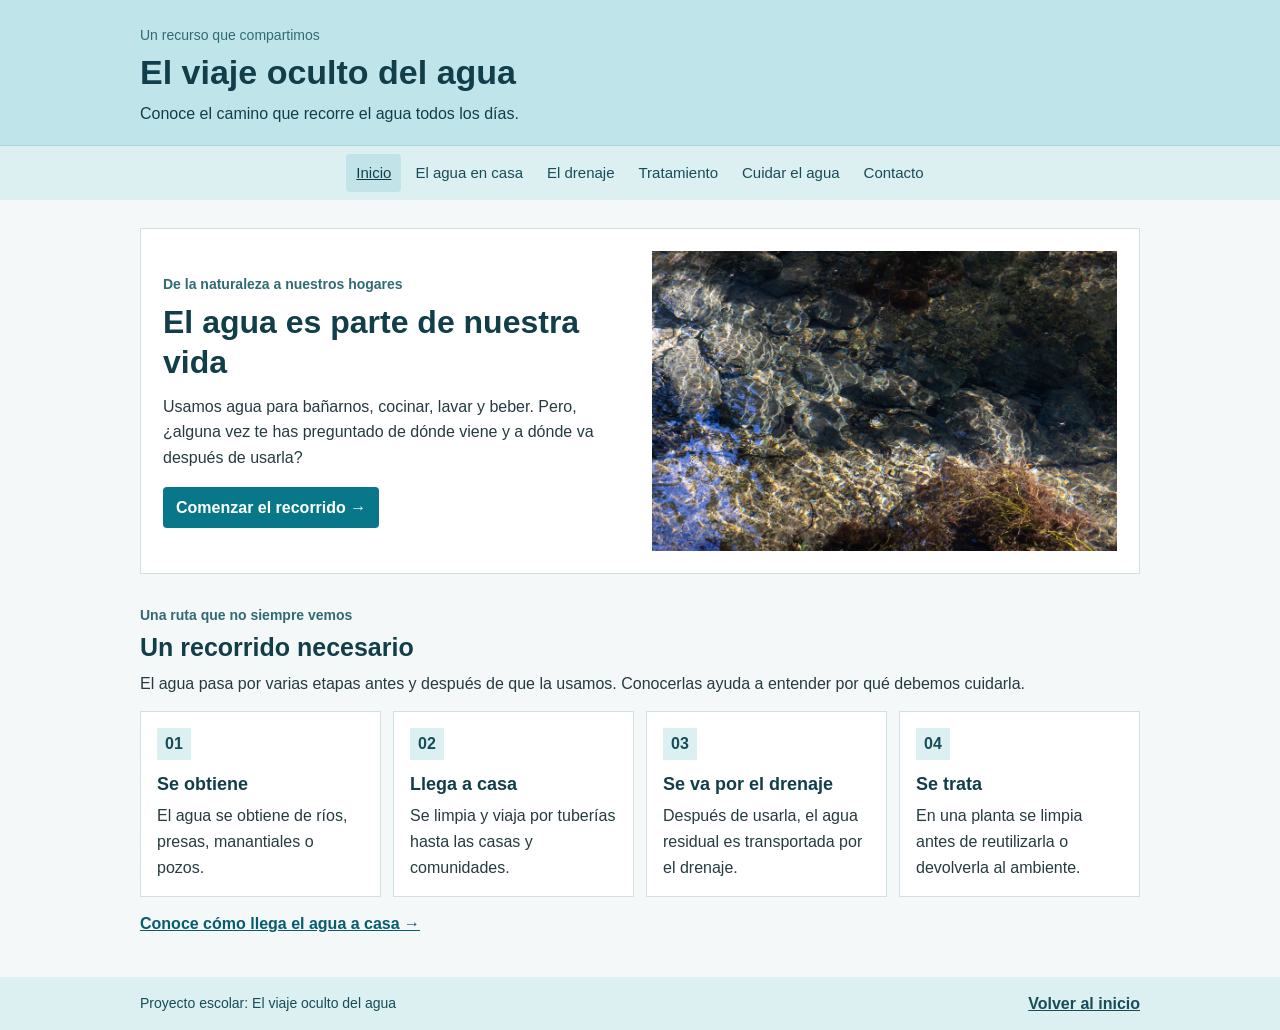
<file: index.html>
<!doctype html>
<html lang="es">
<head>
    <meta charset="utf-8">
    <meta name="viewport" content="width=device-width, initial-scale=1">
    <meta name="description" content="Descubre el recorrido del agua desde su llegada a casa hasta su tratamiento y cuidado.">
    <title>El viaje oculto del agua | Inicio</title>
    <link rel="stylesheet" href="css/normalize.css">
    <link rel="stylesheet" href="css/estilos.css">
</head>
<body>
    <a class="skip-link" href="#contenido">Saltar al contenido</a>
    <header class="site-header">
        <div class="site-header__inner">
            <p class="site-header__eyebrow">Un recurso que compartimos</p>
            <h1 class="site-header__title">El viaje oculto del agua</h1>
            <p class="site-header__description">Conoce el camino que recorre el agua todos los días.</p>
        </div>
        <nav class="site-nav" aria-label="Navegación principal">
            <ul class="site-nav__list">
                <li class="site-nav__item"><a class="site-nav__link site-nav__link--active" href="index.html" aria-current="page">Inicio</a></li>
                <li class="site-nav__item"><a class="site-nav__link" href="pages/casa.html">El agua en casa</a></li>
                <li class="site-nav__item"><a class="site-nav__link" href="pages/drenaje.html">El drenaje</a></li>
                <li class="site-nav__item"><a class="site-nav__link" href="pages/tratamiento.html">Tratamiento</a></li>
                <li class="site-nav__item"><a class="site-nav__link" href="pages/cuidado.html">Cuidar el agua</a></li>
                <li class="site-nav__item"><a class="site-nav__link" href="pages/contacto.html">Contacto</a></li>
            </ul>
        </nav>
    </header>

    <main class="site-main" id="contenido">
        <section class="home-hero" aria-labelledby="home-title">
            <div class="home-hero__content">
                <p class="home-hero__eyebrow">De la naturaleza a nuestros hogares</p>
                <h2 class="home-hero__title" id="home-title">El agua es parte de nuestra vida</h2>
                <p class="home-hero__text">Usamos agua para bañarnos, cocinar, lavar y beber. Pero, ¿alguna vez te has preguntado de dónde viene y a dónde va después de usarla?</p>
                <a class="button-link" href="pages/casa.html">Comenzar el recorrido</a>
            </div>
            <figure class="home-hero__media">
                <img class="home-hero__image" src="images/portada.jpg" alt="Agua limpia corriendo en un río" fetchpriority="high">
            </figure>
        </section>

        <section class="content-section" aria-labelledby="journey-title">
            <div class="section-heading">
                <p class="page-kicker">Una ruta que no siempre vemos</p>
                <h2 class="section-title" id="journey-title">Un recorrido necesario</h2>
                <p class="section-lead">El agua pasa por varias etapas antes y después de que la usamos. Conocerlas ayuda a entender por qué debemos cuidarla.</p>
            </div>
            <div class="journey-grid">
                <article class="journey-card">
                    <span class="journey-card__number" aria-hidden="true">01</span>
                    <h3 class="journey-card__title">Se obtiene</h3>
                    <p class="journey-card__text">El agua se obtiene de ríos, presas, manantiales o pozos.</p>
                </article>
                <article class="journey-card">
                    <span class="journey-card__number" aria-hidden="true">02</span>
                    <h3 class="journey-card__title">Llega a casa</h3>
                    <p class="journey-card__text">Se limpia y viaja por tuberías hasta las casas y comunidades.</p>
                </article>
                <article class="journey-card">
                    <span class="journey-card__number" aria-hidden="true">03</span>
                    <h3 class="journey-card__title">Se va por el drenaje</h3>
                    <p class="journey-card__text">Después de usarla, el agua residual es transportada por el drenaje.</p>
                </article>
                <article class="journey-card">
                    <span class="journey-card__number" aria-hidden="true">04</span>
                    <h3 class="journey-card__title">Se trata</h3>
                    <p class="journey-card__text">En una planta se limpia antes de reutilizarla o devolverla al ambiente.</p>
                </article>
            </div>
            <a class="text-link" href="pages/casa.html">Conoce cómo llega el agua a casa →</a>
        </section>
    </main>

    <footer class="site-footer">
        <div class="site-footer__inner">
            <p class="site-footer__text">Proyecto escolar: El viaje oculto del agua</p>
            <a class="site-footer__link" href="index.html">Volver al inicio</a>
        </div>
    </footer>
</body>
</html>
</file>
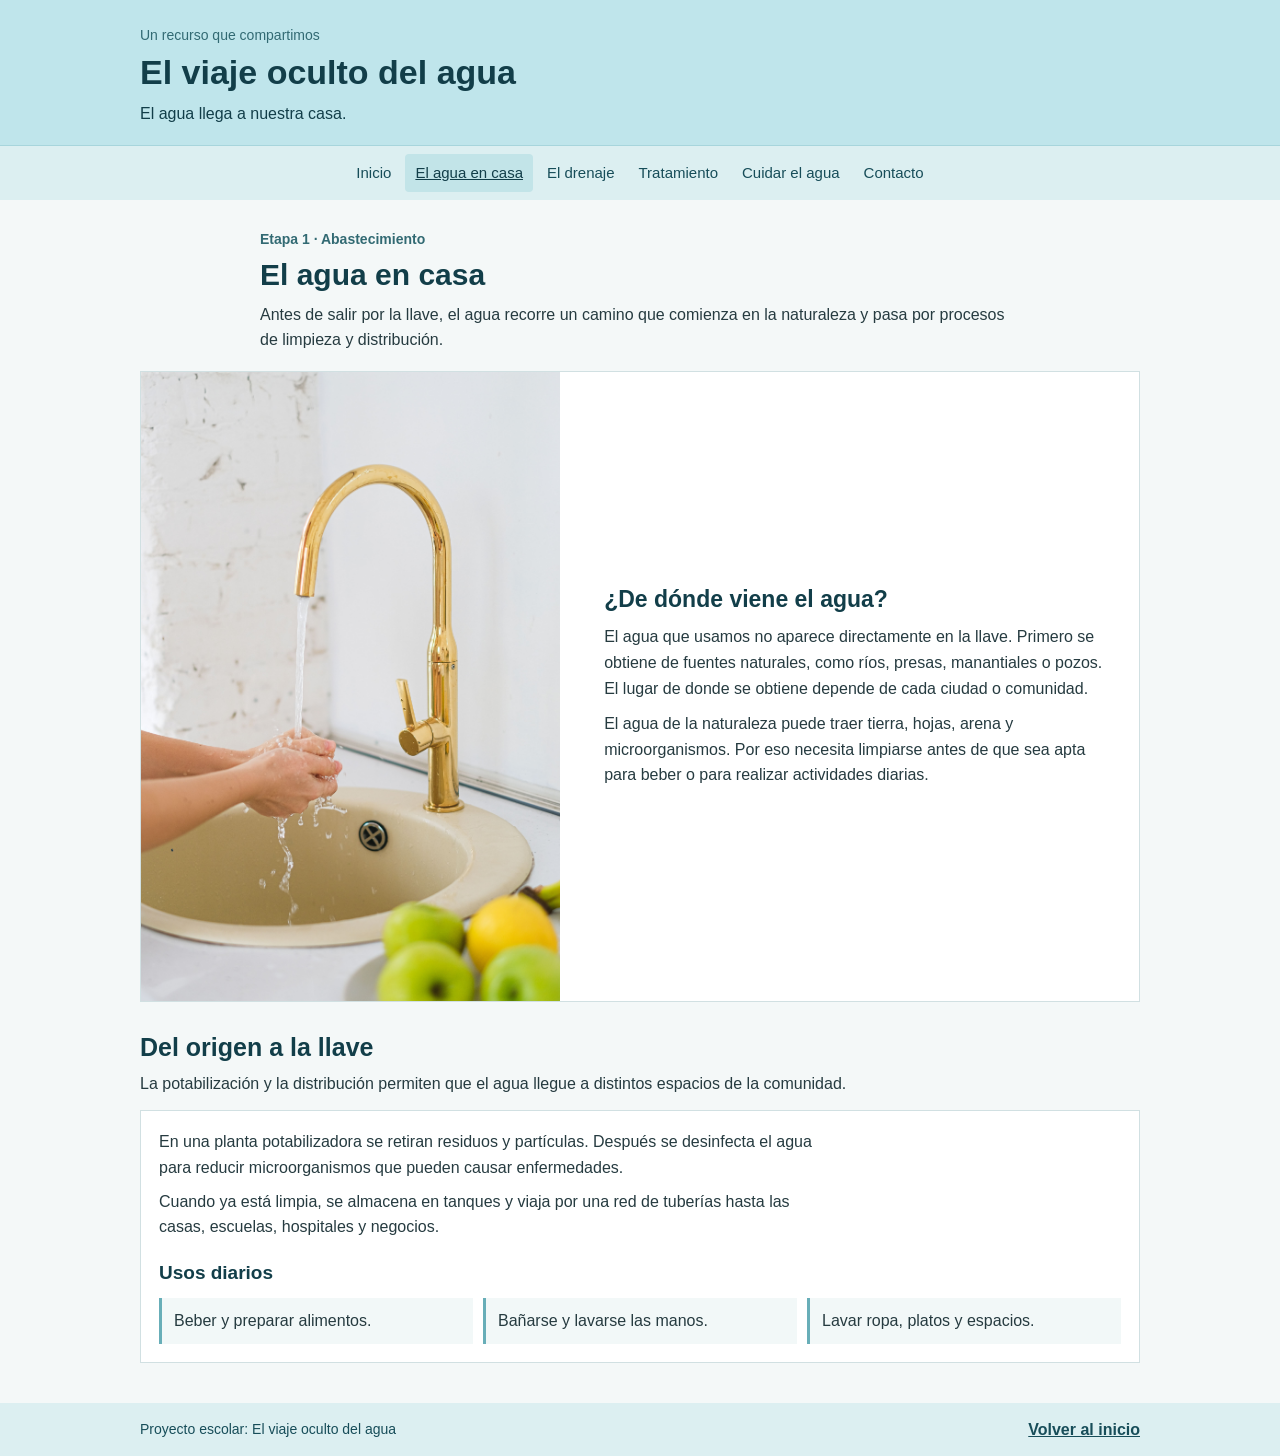
<file: pages/casa.html>
<!doctype html>
<html lang="es">
<head>
    <meta charset="utf-8">
    <meta name="viewport" content="width=device-width, initial-scale=1">
    <meta name="description" content="Conoce de dónde viene el agua y cómo llega hasta nuestras casas.">
    <title>El viaje oculto del agua | El agua en casa</title>
    <link rel="stylesheet" href="../css/normalize.css">
    <link rel="stylesheet" href="../css/estilos.css">
</head>
<body>
    <a class="skip-link" href="#contenido">Saltar al contenido</a>
    <header class="site-header">
        <div class="site-header__inner">
            <p class="site-header__eyebrow">Un recurso que compartimos</p>
            <h1 class="site-header__title">El viaje oculto del agua</h1>
            <p class="site-header__description">El agua llega a nuestra casa.</p>
        </div>
        <nav class="site-nav" aria-label="Navegación principal">
            <ul class="site-nav__list">
                <li class="site-nav__item"><a class="site-nav__link" href="../index.html">Inicio</a></li>
                <li class="site-nav__item"><a class="site-nav__link site-nav__link--active" href="casa.html" aria-current="page">El agua en casa</a></li>
                <li class="site-nav__item"><a class="site-nav__link" href="drenaje.html">El drenaje</a></li>
                <li class="site-nav__item"><a class="site-nav__link" href="tratamiento.html">Tratamiento</a></li>
                <li class="site-nav__item"><a class="site-nav__link" href="cuidado.html">Cuidar el agua</a></li>
                <li class="site-nav__item"><a class="site-nav__link" href="contacto.html">Contacto</a></li>
            </ul>
        </nav>
    </header>

    <main class="site-main topic-page" id="contenido">
        <header class="topic-page__intro">
            <p class="page-kicker">Etapa 1 · Abastecimiento</p>
            <h2 class="page-title">El agua en casa</h2>
            <p class="page-description">Antes de salir por la llave, el agua recorre un camino que comienza en la naturaleza y pasa por procesos de limpieza y distribución.</p>
        </header>
        <article class="topic-feature">
            <figure class="topic-feature__media">
                <img class="topic-feature__image" src="../images/casa.jpg" alt="Agua saliendo de una llave">
            </figure>
            <div class="topic-feature__copy">
                <h3 class="topic-feature__title">¿De dónde viene el agua?</h3>
                <p class="topic-feature__text">El agua que usamos no aparece directamente en la llave. Primero se obtiene de fuentes naturales, como ríos, presas, manantiales o pozos. El lugar de donde se obtiene depende de cada ciudad o comunidad.</p>
                <p class="topic-feature__text">El agua de la naturaleza puede traer tierra, hojas, arena y microorganismos. Por eso necesita limpiarse antes de que sea apta para beber o para realizar actividades diarias.</p>
            </div>
        </article>
        <section class="content-section" aria-labelledby="home-water-title">
            <div class="section-heading">
                <h3 class="section-title" id="home-water-title">Del origen a la llave</h3>
                <p class="section-lead">La potabilización y la distribución permiten que el agua llegue a distintos espacios de la comunidad.</p>
            </div>
            <div class="content-panel">
                <p class="content-panel__text">En una planta potabilizadora se retiran residuos y partículas. Después se desinfecta el agua para reducir microorganismos que pueden causar enfermedades.</p>
                <p class="content-panel__text">Cuando ya está limpia, se almacena en tanques y viaja por una red de tuberías hasta las casas, escuelas, hospitales y negocios.</p>
                <h4 class="content-section__title">Usos diarios</h4>
                <ul class="content-list">
                    <li class="content-list__item">Beber y preparar alimentos.</li>
                    <li class="content-list__item">Bañarse y lavarse las manos.</li>
                    <li class="content-list__item">Lavar ropa, platos y espacios.</li>
                </ul>
            </div>
        </section>
    </main>

    <footer class="site-footer"><div class="site-footer__inner"><p class="site-footer__text">Proyecto escolar: El viaje oculto del agua</p><a class="site-footer__link" href="../index.html">Volver al inicio</a></div></footer>
</body>
</html>
</file>
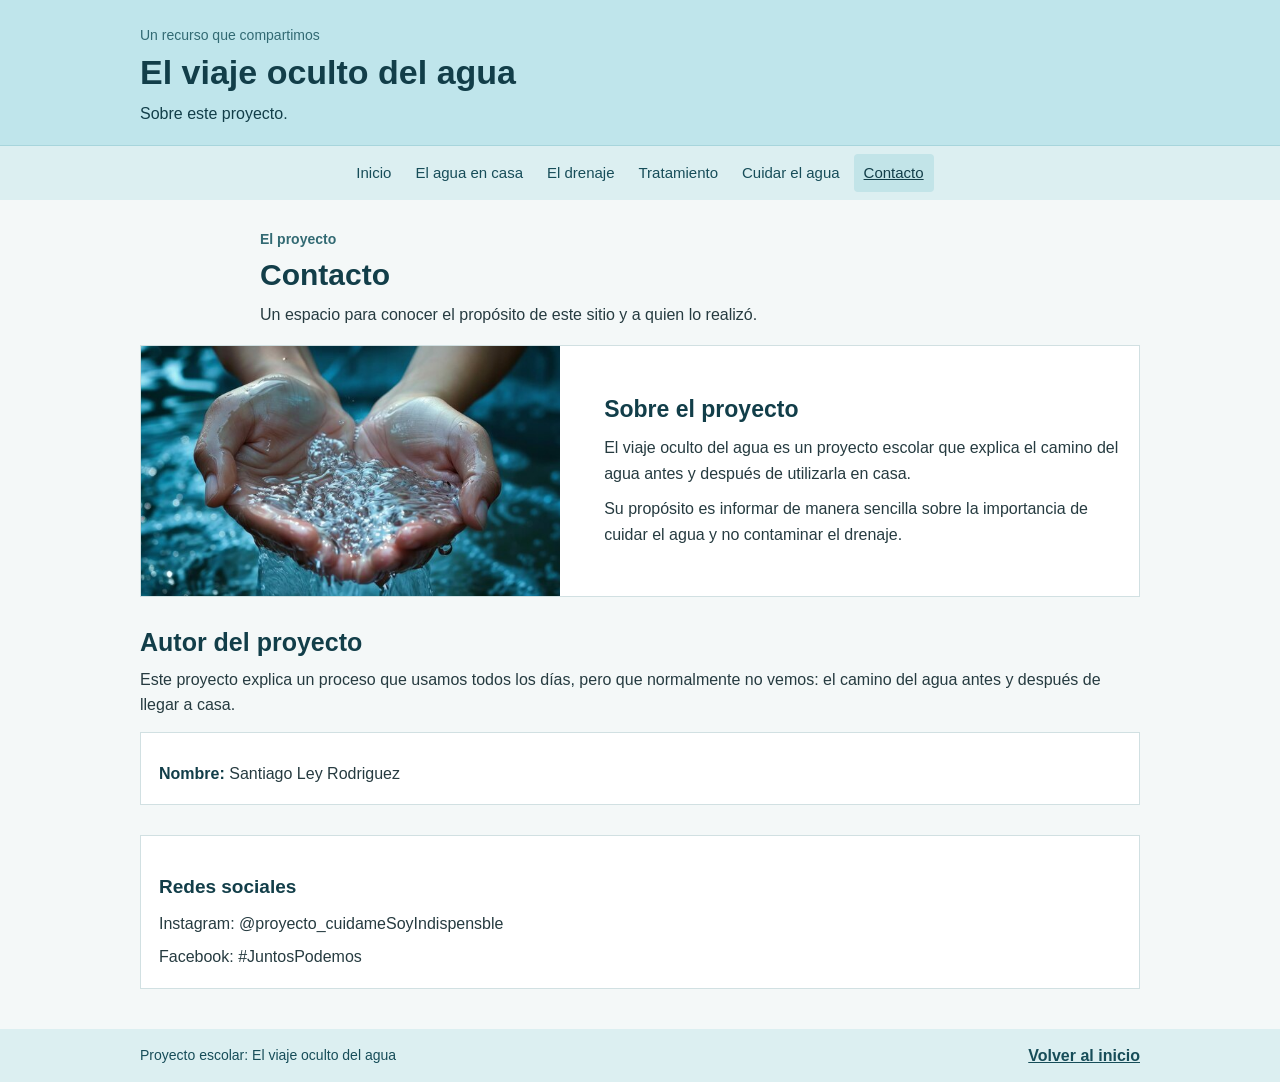
<file: pages/contacto.html>
<!doctype html>
<html lang="es">
<head>
    <meta charset="utf-8">
    <meta name="viewport" content="width=device-width, initial-scale=1">
    <meta name="description" content="Conoce el propósito y la autoría del proyecto escolar El viaje oculto del agua.">
    <title>El viaje oculto del agua | Contacto</title>
    <link rel="stylesheet" href="../css/normalize.css">
    <link rel="stylesheet" href="../css/estilos.css">
</head>
<body>
    <a class="skip-link" href="#contenido">Saltar al contenido</a>
    <header class="site-header">
        <div class="site-header__inner"><p class="site-header__eyebrow">Un recurso que compartimos</p><h1 class="site-header__title">El viaje oculto del agua</h1><p class="site-header__description">Sobre este proyecto.</p></div>
        <nav class="site-nav" aria-label="Navegación principal"><ul class="site-nav__list">
            <li class="site-nav__item"><a class="site-nav__link" href="../index.html">Inicio</a></li>
            <li class="site-nav__item"><a class="site-nav__link" href="casa.html">El agua en casa</a></li>
            <li class="site-nav__item"><a class="site-nav__link" href="drenaje.html">El drenaje</a></li>
            <li class="site-nav__item"><a class="site-nav__link" href="tratamiento.html">Tratamiento</a></li>
            <li class="site-nav__item"><a class="site-nav__link" href="cuidado.html">Cuidar el agua</a></li>
            <li class="site-nav__item"><a class="site-nav__link site-nav__link--active" href="contacto.html" aria-current="page">Contacto</a></li>
        </ul></nav>
    </header>
    <main class="site-main topic-page" id="contenido">
        <header class="topic-page__intro"><p class="page-kicker">El proyecto</p><h2 class="page-title">Contacto</h2><p class="page-description">Un espacio para conocer el propósito de este sitio y a quien lo realizó.</p></header>
        <article class="topic-feature">
            <figure class="topic-feature__media"><img class="topic-feature__image" src="../images/contacto.jpg" alt="Persona sosteniendo agua en sus manos"></figure>
            <div class="topic-feature__copy"><h3 class="topic-feature__title">Sobre el proyecto</h3><p class="topic-feature__text">El viaje oculto del agua es un proyecto escolar que explica el camino del agua antes y después de utilizarla en casa.</p><p class="topic-feature__text">Su propósito es informar de manera sencilla sobre la importancia de cuidar el agua y no contaminar el drenaje.</p></div>
        </article>
        <section class="content-section" aria-labelledby="author-title"><div class="section-heading"><h3 class="section-title" id="author-title">Autor del proyecto</h3><p class="section-lead">Este proyecto explica un proceso que usamos todos los días, pero que normalmente no vemos: el camino del agua antes y después de llegar a casa.</p></div>
            <div class="content-panel"><div class="contact-details"><p class="contact-details__item"><span class="contact-details__label">Nombre:</span> Santiago Ley Rodriguez</p></div></div>
        </section>
        <section class="content-section" aria-labelledby="social-title"><div class="content-panel"><h3 class="content-section__title" id="social-title">Redes sociales</h3><p class="content-panel__text">Instagram: @proyecto_cuidameSoyIndispensble</p><p class="content-panel__text">Facebook: #JuntosPodemos</p></div></section>
    </main>
    <footer class="site-footer"><div class="site-footer__inner"><p class="site-footer__text">Proyecto escolar: El viaje oculto del agua</p><a class="site-footer__link" href="../index.html">Volver al inicio</a></div></footer>
</body>
</html>
</file>
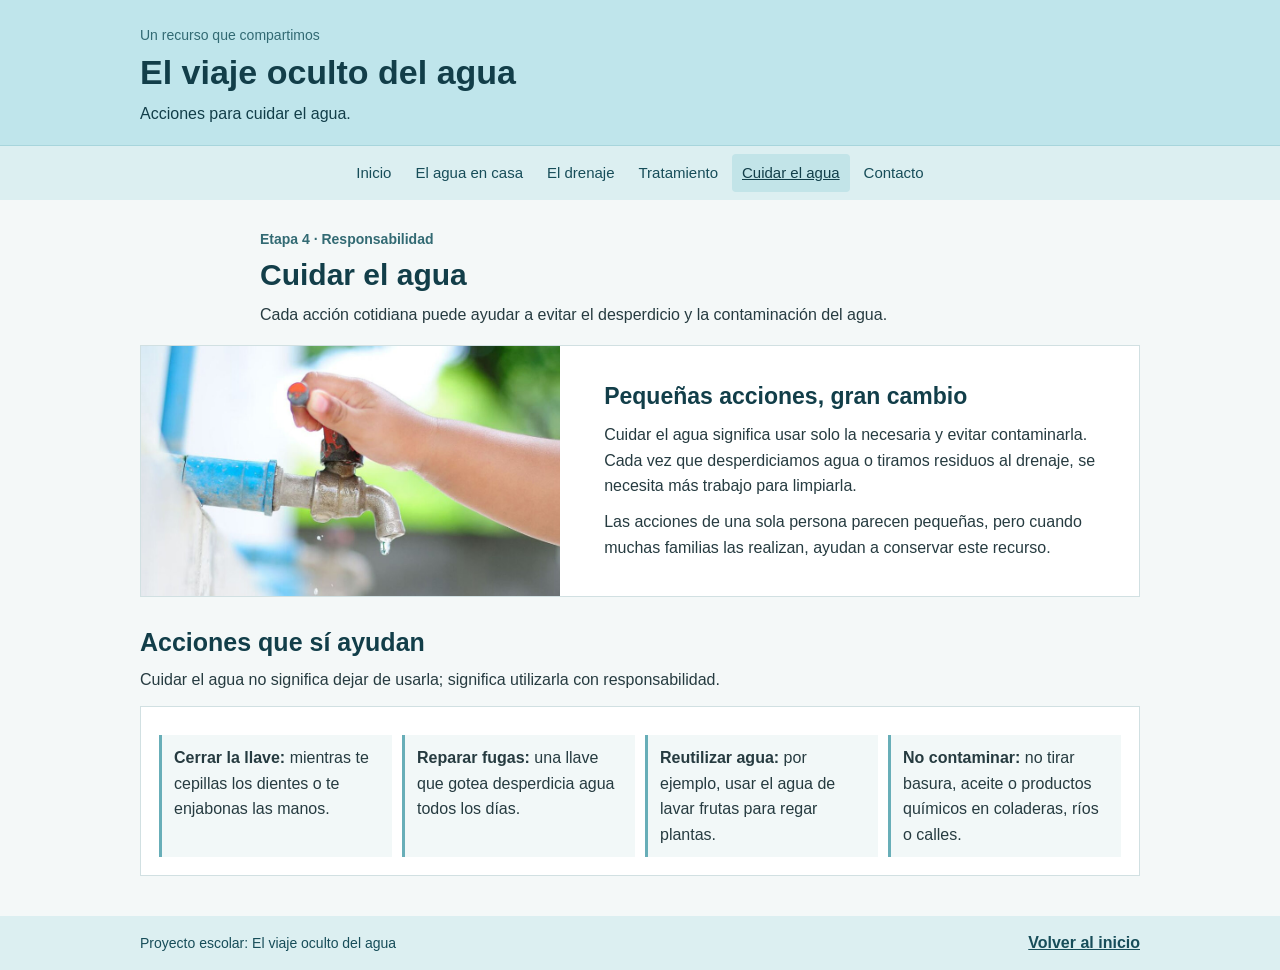
<file: pages/cuidado.html>
<!doctype html>
<html lang="es">
<head>
    <meta charset="utf-8">
    <meta name="viewport" content="width=device-width, initial-scale=1">
    <meta name="description" content="Ideas sencillas para usar el agua con responsabilidad y evitar contaminarla.">
    <title>El viaje oculto del agua | Cuidar el agua</title>
    <link rel="stylesheet" href="../css/normalize.css">
    <link rel="stylesheet" href="../css/estilos.css">
</head>
<body>
    <a class="skip-link" href="#contenido">Saltar al contenido</a>
    <header class="site-header">
        <div class="site-header__inner"><p class="site-header__eyebrow">Un recurso que compartimos</p><h1 class="site-header__title">El viaje oculto del agua</h1><p class="site-header__description">Acciones para cuidar el agua.</p></div>
        <nav class="site-nav" aria-label="Navegación principal"><ul class="site-nav__list">
            <li class="site-nav__item"><a class="site-nav__link" href="../index.html">Inicio</a></li>
            <li class="site-nav__item"><a class="site-nav__link" href="casa.html">El agua en casa</a></li>
            <li class="site-nav__item"><a class="site-nav__link" href="drenaje.html">El drenaje</a></li>
            <li class="site-nav__item"><a class="site-nav__link" href="tratamiento.html">Tratamiento</a></li>
            <li class="site-nav__item"><a class="site-nav__link site-nav__link--active" href="cuidado.html" aria-current="page">Cuidar el agua</a></li>
            <li class="site-nav__item"><a class="site-nav__link" href="contacto.html">Contacto</a></li>
        </ul></nav>
    </header>
    <main class="site-main topic-page" id="contenido">
        <header class="topic-page__intro"><p class="page-kicker">Etapa 4 · Responsabilidad</p><h2 class="page-title">Cuidar el agua</h2><p class="page-description">Cada acción cotidiana puede ayudar a evitar el desperdicio y la contaminación del agua.</p></header>
        <article class="topic-feature">
            <figure class="topic-feature__media"><img class="topic-feature__image" src="../images/cuidado.jpg" alt="Persona cuidando el agua"></figure>
            <div class="topic-feature__copy"><h3 class="topic-feature__title">Pequeñas acciones, gran cambio</h3><p class="topic-feature__text">Cuidar el agua significa usar solo la necesaria y evitar contaminarla. Cada vez que desperdiciamos agua o tiramos residuos al drenaje, se necesita más trabajo para limpiarla.</p><p class="topic-feature__text">Las acciones de una sola persona parecen pequeñas, pero cuando muchas familias las realizan, ayudan a conservar este recurso.</p></div>
        </article>
        <section class="content-section" aria-labelledby="care-title"><div class="section-heading"><h3 class="section-title" id="care-title">Acciones que sí ayudan</h3><p class="section-lead">Cuidar el agua no significa dejar de usarla; significa utilizarla con responsabilidad.</p></div>
            <div class="content-panel"><ul class="content-list">
                <li class="content-list__item"><strong>Cerrar la llave:</strong> mientras te cepillas los dientes o te enjabonas las manos.</li>
                <li class="content-list__item"><strong>Reparar fugas:</strong> una llave que gotea desperdicia agua todos los días.</li>
                <li class="content-list__item"><strong>Reutilizar agua:</strong> por ejemplo, usar el agua de lavar frutas para regar plantas.</li>
                <li class="content-list__item"><strong>No contaminar:</strong> no tirar basura, aceite o productos químicos en coladeras, ríos o calles.</li>
            </ul></div>
        </section>
    </main>
    <footer class="site-footer"><div class="site-footer__inner"><p class="site-footer__text">Proyecto escolar: El viaje oculto del agua</p><a class="site-footer__link" href="../index.html">Volver al inicio</a></div></footer>
</body>
</html>
</file>
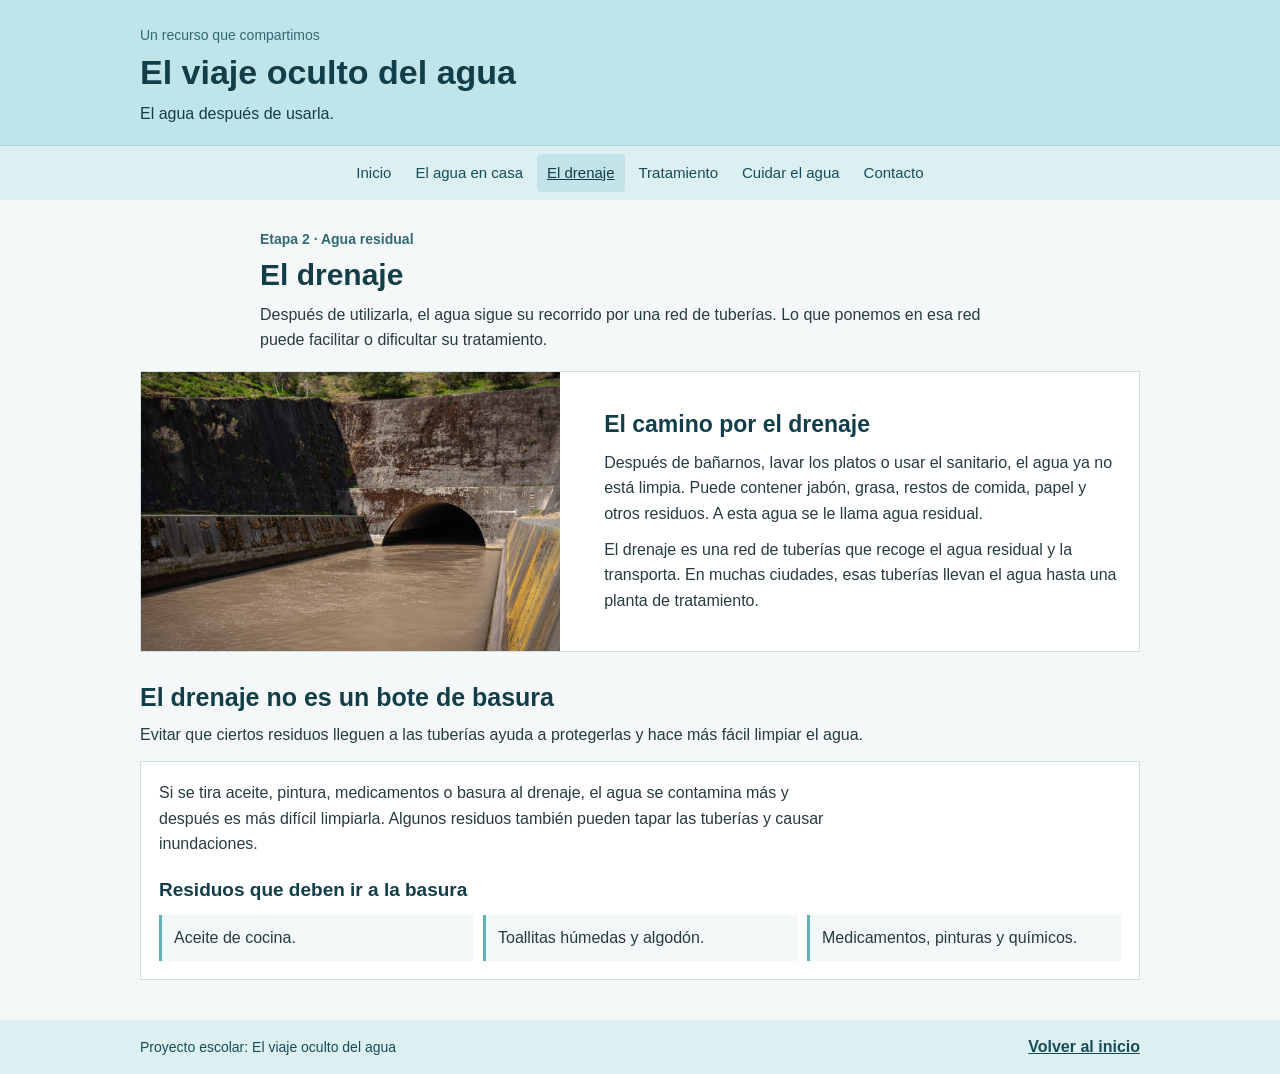
<file: pages/drenaje.html>
<!doctype html>
<html lang="es">
<head>
    <meta charset="utf-8">
    <meta name="viewport" content="width=device-width, initial-scale=1">
    <meta name="description" content="Sigue el camino del agua residual por el drenaje y descubre qué residuos no deben tirarse ahí.">
    <title>El viaje oculto del agua | El drenaje</title>
    <link rel="stylesheet" href="../css/normalize.css">
    <link rel="stylesheet" href="../css/estilos.css">
</head>
<body>
    <a class="skip-link" href="#contenido">Saltar al contenido</a>
    <header class="site-header">
        <div class="site-header__inner"><p class="site-header__eyebrow">Un recurso que compartimos</p><h1 class="site-header__title">El viaje oculto del agua</h1><p class="site-header__description">El agua después de usarla.</p></div>
        <nav class="site-nav" aria-label="Navegación principal"><ul class="site-nav__list">
            <li class="site-nav__item"><a class="site-nav__link" href="../index.html">Inicio</a></li>
            <li class="site-nav__item"><a class="site-nav__link" href="casa.html">El agua en casa</a></li>
            <li class="site-nav__item"><a class="site-nav__link site-nav__link--active" href="drenaje.html" aria-current="page">El drenaje</a></li>
            <li class="site-nav__item"><a class="site-nav__link" href="tratamiento.html">Tratamiento</a></li>
            <li class="site-nav__item"><a class="site-nav__link" href="cuidado.html">Cuidar el agua</a></li>
            <li class="site-nav__item"><a class="site-nav__link" href="contacto.html">Contacto</a></li>
        </ul></nav>
    </header>
    <main class="site-main topic-page" id="contenido">
        <header class="topic-page__intro"><p class="page-kicker">Etapa 2 · Agua residual</p><h2 class="page-title">El drenaje</h2><p class="page-description">Después de utilizarla, el agua sigue su recorrido por una red de tuberías. Lo que ponemos en esa red puede facilitar o dificultar su tratamiento.</p></header>
        <article class="topic-feature">
            <figure class="topic-feature__media"><img class="topic-feature__image" src="../images/drenaje.jpg" alt="Tuberías que forman parte de un sistema de drenaje"></figure>
            <div class="topic-feature__copy"><h3 class="topic-feature__title">El camino por el drenaje</h3><p class="topic-feature__text">Después de bañarnos, lavar los platos o usar el sanitario, el agua ya no está limpia. Puede contener jabón, grasa, restos de comida, papel y otros residuos. A esta agua se le llama agua residual.</p><p class="topic-feature__text">El drenaje es una red de tuberías que recoge el agua residual y la transporta. En muchas ciudades, esas tuberías llevan el agua hasta una planta de tratamiento.</p></div>
        </article>
        <section class="content-section" aria-labelledby="drain-title"><div class="section-heading"><h3 class="section-title" id="drain-title">El drenaje no es un bote de basura</h3><p class="section-lead">Evitar que ciertos residuos lleguen a las tuberías ayuda a protegerlas y hace más fácil limpiar el agua.</p></div>
            <div class="content-panel"><p class="content-panel__text">Si se tira aceite, pintura, medicamentos o basura al drenaje, el agua se contamina más y después es más difícil limpiarla. Algunos residuos también pueden tapar las tuberías y causar inundaciones.</p><h4 class="content-section__title">Residuos que deben ir a la basura</h4><ul class="content-list"><li class="content-list__item">Aceite de cocina.</li><li class="content-list__item">Toallitas húmedas y algodón.</li><li class="content-list__item">Medicamentos, pinturas y químicos.</li></ul></div>
        </section>
    </main>
    <footer class="site-footer"><div class="site-footer__inner"><p class="site-footer__text">Proyecto escolar: El viaje oculto del agua</p><a class="site-footer__link" href="../index.html">Volver al inicio</a></div></footer>
</body>
</html>
</file>
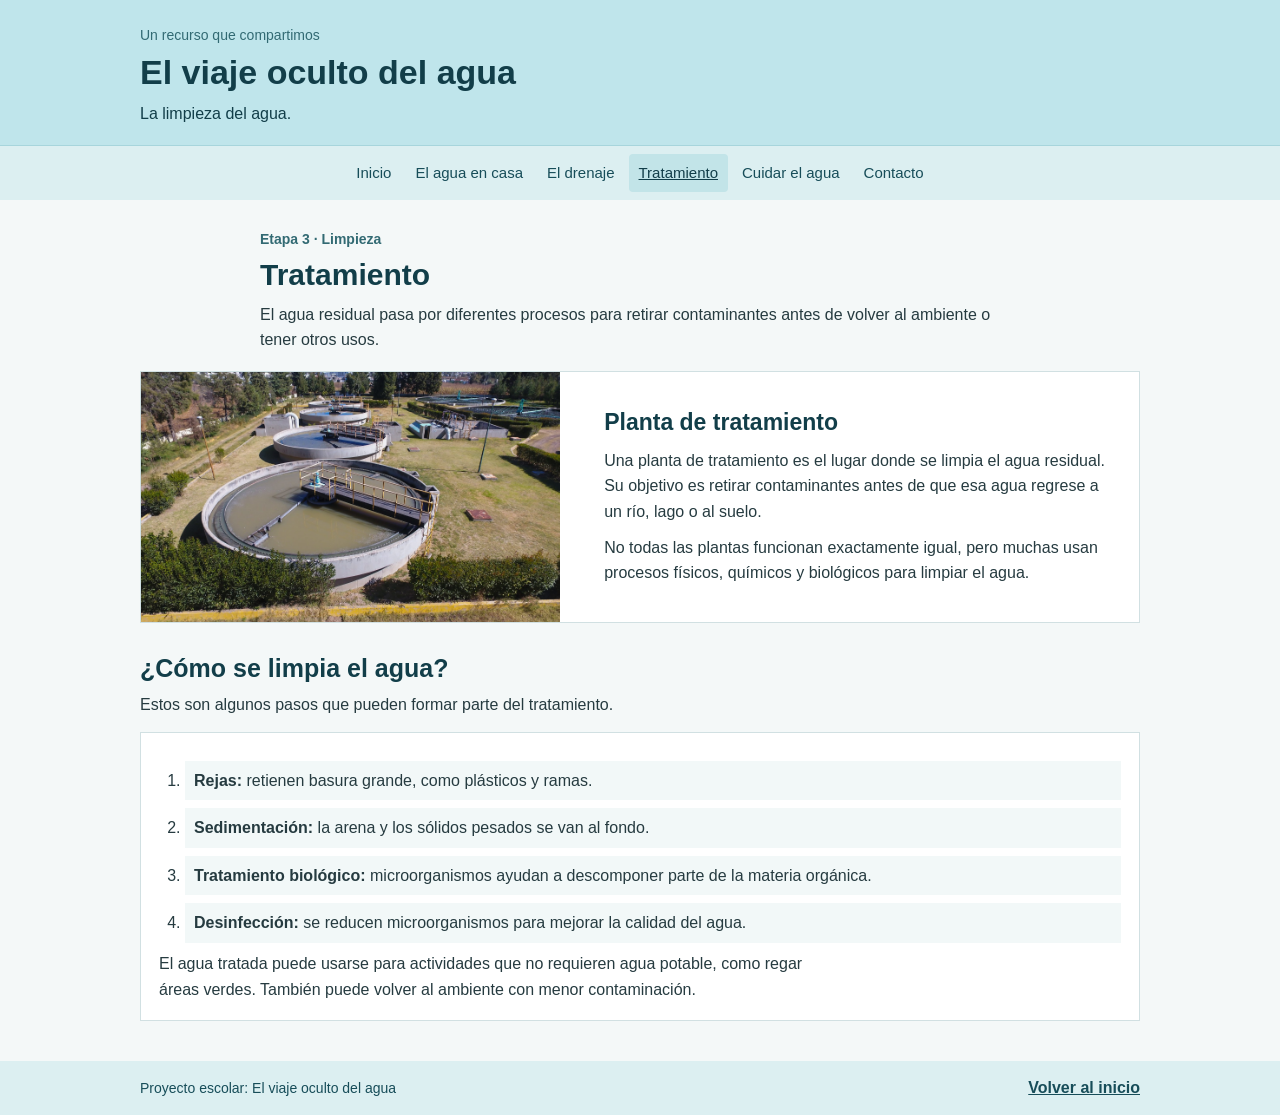
<file: pages/tratamiento.html>
<!doctype html>
<html lang="es">
<head>
    <meta charset="utf-8">
    <meta name="viewport" content="width=device-width, initial-scale=1">
    <meta name="description" content="Conoce algunos procesos que se utilizan para tratar el agua residual.">
    <title>El viaje oculto del agua | Tratamiento</title>
    <link rel="stylesheet" href="../css/normalize.css">
    <link rel="stylesheet" href="../css/estilos.css">
</head>
<body>
    <a class="skip-link" href="#contenido">Saltar al contenido</a>
    <header class="site-header">
        <div class="site-header__inner"><p class="site-header__eyebrow">Un recurso que compartimos</p><h1 class="site-header__title">El viaje oculto del agua</h1><p class="site-header__description">La limpieza del agua.</p></div>
        <nav class="site-nav" aria-label="Navegación principal"><ul class="site-nav__list">
            <li class="site-nav__item"><a class="site-nav__link" href="../index.html">Inicio</a></li>
            <li class="site-nav__item"><a class="site-nav__link" href="casa.html">El agua en casa</a></li>
            <li class="site-nav__item"><a class="site-nav__link" href="drenaje.html">El drenaje</a></li>
            <li class="site-nav__item"><a class="site-nav__link site-nav__link--active" href="tratamiento.html" aria-current="page">Tratamiento</a></li>
            <li class="site-nav__item"><a class="site-nav__link" href="cuidado.html">Cuidar el agua</a></li>
            <li class="site-nav__item"><a class="site-nav__link" href="contacto.html">Contacto</a></li>
        </ul></nav>
    </header>
    <main class="site-main topic-page" id="contenido">
        <header class="topic-page__intro"><p class="page-kicker">Etapa 3 · Limpieza</p><h2 class="page-title">Tratamiento</h2><p class="page-description">El agua residual pasa por diferentes procesos para retirar contaminantes antes de volver al ambiente o tener otros usos.</p></header>
        <article class="topic-feature">
            <figure class="topic-feature__media"><img class="topic-feature__image" src="../images/tratamiento.jpg" alt="Instalaciones de una planta de tratamiento de agua"></figure>
            <div class="topic-feature__copy"><h3 class="topic-feature__title">Planta de tratamiento</h3><p class="topic-feature__text">Una planta de tratamiento es el lugar donde se limpia el agua residual. Su objetivo es retirar contaminantes antes de que esa agua regrese a un río, lago o al suelo.</p><p class="topic-feature__text">No todas las plantas funcionan exactamente igual, pero muchas usan procesos físicos, químicos y biológicos para limpiar el agua.</p></div>
        </article>
        <section class="content-section" aria-labelledby="treatment-title"><div class="section-heading"><h3 class="section-title" id="treatment-title">¿Cómo se limpia el agua?</h3><p class="section-lead">Estos son algunos pasos que pueden formar parte del tratamiento.</p></div>
            <div class="content-panel"><ol class="step-list"><li class="step-list__item"><strong>Rejas:</strong> retienen basura grande, como plásticos y ramas.</li><li class="step-list__item"><strong>Sedimentación:</strong> la arena y los sólidos pesados se van al fondo.</li><li class="step-list__item"><strong>Tratamiento biológico:</strong> microorganismos ayudan a descomponer parte de la materia orgánica.</li><li class="step-list__item"><strong>Desinfección:</strong> se reducen microorganismos para mejorar la calidad del agua.</li></ol><p class="content-panel__text">El agua tratada puede usarse para actividades que no requieren agua potable, como regar áreas verdes. También puede volver al ambiente con menor contaminación.</p></div>
        </section>
    </main>
    <footer class="site-footer"><div class="site-footer__inner"><p class="site-footer__text">Proyecto escolar: El viaje oculto del agua</p><a class="site-footer__link" href="../index.html">Volver al inicio</a></div></footer>
</body>
</html>
</file>
<file: css/estilos.css>
/* Estilos del proyecto: colores sencillos y distribución con Flexbox. */
* {
    box-sizing: border-box;
}

html {
    scroll-behavior: smooth;
}

body {
    min-height: 100vh;
    display: flex;
    flex-direction: column;
    margin: 0;
    background-color: #f4f8f8;
    color: #263b40;
    font-family: Arial, Helvetica, sans-serif;
    line-height: 1.6;
}

img {
    display: block;
    max-width: 100%;
}

a {
    color: #075c70;
}

a:hover {
    color: #073d4b;
}

a:focus-visible {
    outline: 2px solid #c76824;
    outline-offset: 3px;
}

.skip-link {
    position: absolute;
    top: -50px;
    left: 10px;
    padding: 8px 12px;
    background-color: white;
    color: #073d4b;
}

.skip-link:focus {
    top: 10px;
}

.site-header {
    background-color: #bfe5eb;
    color: #123e49;
}

.site-header__inner,
.site-nav__list,
.site-footer__inner {
    width: 90%;
    max-width: 1000px;
    margin: 0 auto;
}

.site-header__inner {
    padding: 24px 0 18px;
}

.site-header__eyebrow,
.page-kicker,
.home-hero__eyebrow {
    margin: 0 0 6px;
    color: #326a73;
    font-size: 14px;
}

.site-header__title {
    margin: 0;
    color: #123e49;
    font-size: 34px;
    line-height: 1.2;
}

.site-header__description {
    margin: 8px 0 0;
}

.site-nav {
    background-color: #dceff1;
    border-top: 1px solid #a7d5dc;
}

.site-nav__list {
    display: flex;
    flex-wrap: wrap;
    justify-content: center;
    gap: 4px;
    margin-top: 0;
    margin-bottom: 0;
    padding: 8px 0;
    list-style: none;
}

.site-nav__link {
    display: block;
    padding: 7px 10px;
    border-radius: 4px;
    color: #174d59;
    font-size: 15px;
    text-decoration: none;
}

.site-nav__link:hover,
.site-nav__link--active {
    background-color: #c2e4e8;
    color: #123e49;
    text-decoration: underline;
}

.site-main {
    width: 90%;
    max-width: 1000px;
    flex: 1;
    margin: 0 auto;
    padding: 28px 0 40px;
}

.home-hero,
.topic-feature,
.content-panel,
.journey-card {
    border: 1px solid #d1e0e2;
    background-color: #ffffff;
}

.home-hero,
.topic-feature {
    display: flex;
    align-items: center;
    gap: 24px;
    padding: 22px;
}

.home-hero__content {
    flex: 1;
}

.home-hero__eyebrow,
.page-kicker {
    color: #326a73;
    font-weight: bold;
}

.home-hero__title,
.page-title,
.section-title {
    color: #123e49;
    line-height: 1.25;
}

.home-hero__title {
    margin: 0 0 12px;
    font-size: 32px;
}

.home-hero__text {
    margin: 0;
}

.home-hero__media {
    flex: 1;
    margin: 0;
}

.home-hero__image {
    width: 100%;
    height: 300px;
    object-fit: cover;
}

.button-link {
    display: inline-block;
    margin-top: 16px;
    padding: 8px 13px;
    border-radius: 4px;
    background-color: #08778a;
    color: #ffffff;
    font-weight: bold;
    text-decoration: none;
}

.button-link:hover {
    background-color: #075c70;
    color: #ffffff;
}

.button-link::after {
    content: " →";
}

.content-section {
    margin-top: 30px;
}

.section-heading {
    margin-bottom: 14px;
}

.section-title {
    margin: 0;
    font-size: 25px;
}

.section-lead {
    margin: 8px 0 0;
}

.journey-grid {
    display: flex;
    flex-wrap: wrap;
    gap: 12px;
}

.journey-card {
    flex: 1 1 210px;
    padding: 16px;
}

.journey-card__number {
    display: inline-block;
    padding: 3px 8px;
    background-color: #dceff1;
    color: #174d59;
    font-weight: bold;
}

.journey-card__title {
    margin: 10px 0 5px;
    color: #123e49;
    font-size: 18px;
}

.journey-card__text {
    margin: 0;
}

.text-link {
    display: inline-block;
    margin-top: 14px;
    font-weight: bold;
}

.topic-page__intro {
    max-width: 760px;
    margin: 0 auto 18px;
}

.page-title {
    margin: 0;
    font-size: 30px;
}

.page-description {
    margin: 8px 0 0;
}

.topic-feature {
    align-items: stretch;
    padding: 0;
}

.topic-feature__media {
    flex: 0 0 42%;
    margin: 0;
}

.topic-feature__image {
    width: 100%;
    height: 100%;
    min-height: 250px;
    object-fit: cover;
}

.topic-feature__copy {
    flex: 1;
    align-self: center;
    padding: 20px;
}

.topic-feature__title {
    margin: 0 0 10px;
    color: #123e49;
    font-size: 23px;
    line-height: 1.3;
}

.topic-feature__text {
    margin: 10px 0 0;
}

.content-section__title {
    margin: 18px 0 8px;
    color: #123e49;
    font-size: 19px;
}

.content-panel {
    padding: 18px;
}

.content-panel__text {
    max-width: 680px;
    margin: 8px 0 0;
}

.content-panel__text:first-child {
    margin-top: 0;
}

.content-list {
    display: flex;
    flex-wrap: wrap;
    gap: 10px;
    margin: 10px 0 0;
    padding: 0;
    list-style: none;
}

.content-list__item {
    flex: 1 1 220px;
    padding: 10px 12px;
    border-left: 3px solid #68aeb8;
    background-color: #f2f8f8;
}

.step-list {
    display: flex;
    flex-direction: column;
    gap: 8px;
    margin: 10px 0 0;
    padding-left: 26px;
}

.step-list__item {
    padding: 7px 9px;
    background-color: #f2f8f8;
}

.contact-details {
    display: flex;
    flex-wrap: wrap;
    gap: 8px 20px;
    margin: 10px 0 0;
}

.contact-details__item {
    margin: 0;
}

.contact-details__label {
    color: #123e49;
    font-weight: bold;
}

.site-footer {
    background-color: #dceff1;
    color: #174d59;
}

.site-footer__inner {
    display: flex;
    flex-wrap: wrap;
    align-items: center;
    justify-content: space-between;
    gap: 8px;
    padding: 14px 0;
}

.site-footer__text {
    margin: 0;
    font-size: 14px;
}

.site-footer__link {
    color: #174d59;
    font-weight: bold;
}

@media (max-width: 700px) {
    .site-nav__list {
        justify-content: flex-start;
    }

    .home-hero,
    .topic-feature {
        flex-direction: column;
        align-items: stretch;
    }

    .home-hero__image,
    .topic-feature__image {
        height: 230px;
        min-height: 0;
    }

    .topic-feature__copy {
        padding: 18px;
    }

    .site-footer__inner {
        align-items: flex-start;
        flex-direction: column;
    }
}
</file>
